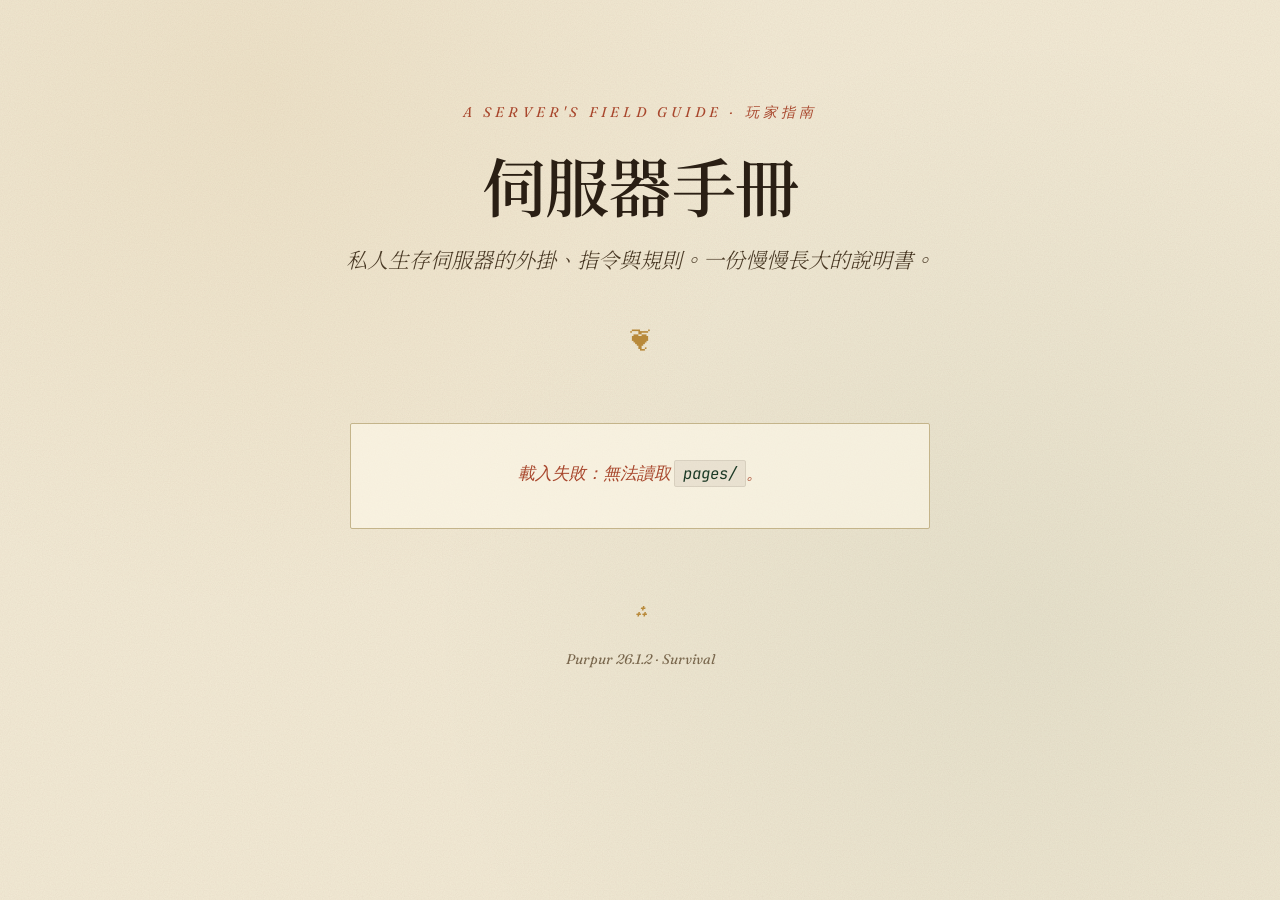
<file: index.html>
<!DOCTYPE html>
<html lang="zh-TW">
<head>
  <meta charset="UTF-8">
  <meta name="viewport" content="width=device-width, initial-scale=1.0">
  <title>伺服器手冊 · MC Docs</title>
  <meta name="description" content="私人生存伺服器的外掛、指令與規則。">
  <link rel="preconnect" href="https://fonts.googleapis.com">
  <link rel="preconnect" href="https://fonts.gstatic.com" crossorigin>
  <link href="https://fonts.googleapis.com/css2?family=Fraunces:ital,opsz,wght@0,9..144,300..900;1,9..144,300..900&family=Noto+Serif+TC:wght@300;400;500;600;700&family=Noto+Sans+TC:wght@300;400;500;600;700&family=JetBrains+Mono:wght@400;500;600&display=swap" rel="stylesheet">
  <link rel="stylesheet" href="./assets/style.css">
</head>
<body>

  <header class="hero container">
    <div class="hero-eyebrow">A Server's Field Guide · 玩家指南</div>
    <h1 class="hero-title">伺服器手冊</h1>
    <p class="hero-subtitle">私人生存伺服器的外掛、指令與規則。一份慢慢長大的說明書。</p>
    <div class="hero-divider">❦</div>
  </header>

  <main class="container">
    <nav class="toc" aria-label="文件清單">
      <ol id="topics-list"><li><span class="toc-empty">載入中⋯</span></li></ol>
    </nav>
  </main>

  <footer class="site-footer">
    <div class="ornament">⁂</div>
    <div>Purpur 26.1.2 · Survival</div>
  </footer>

  <script src="./assets/home.js"></script>
</body>
</html>
</file>
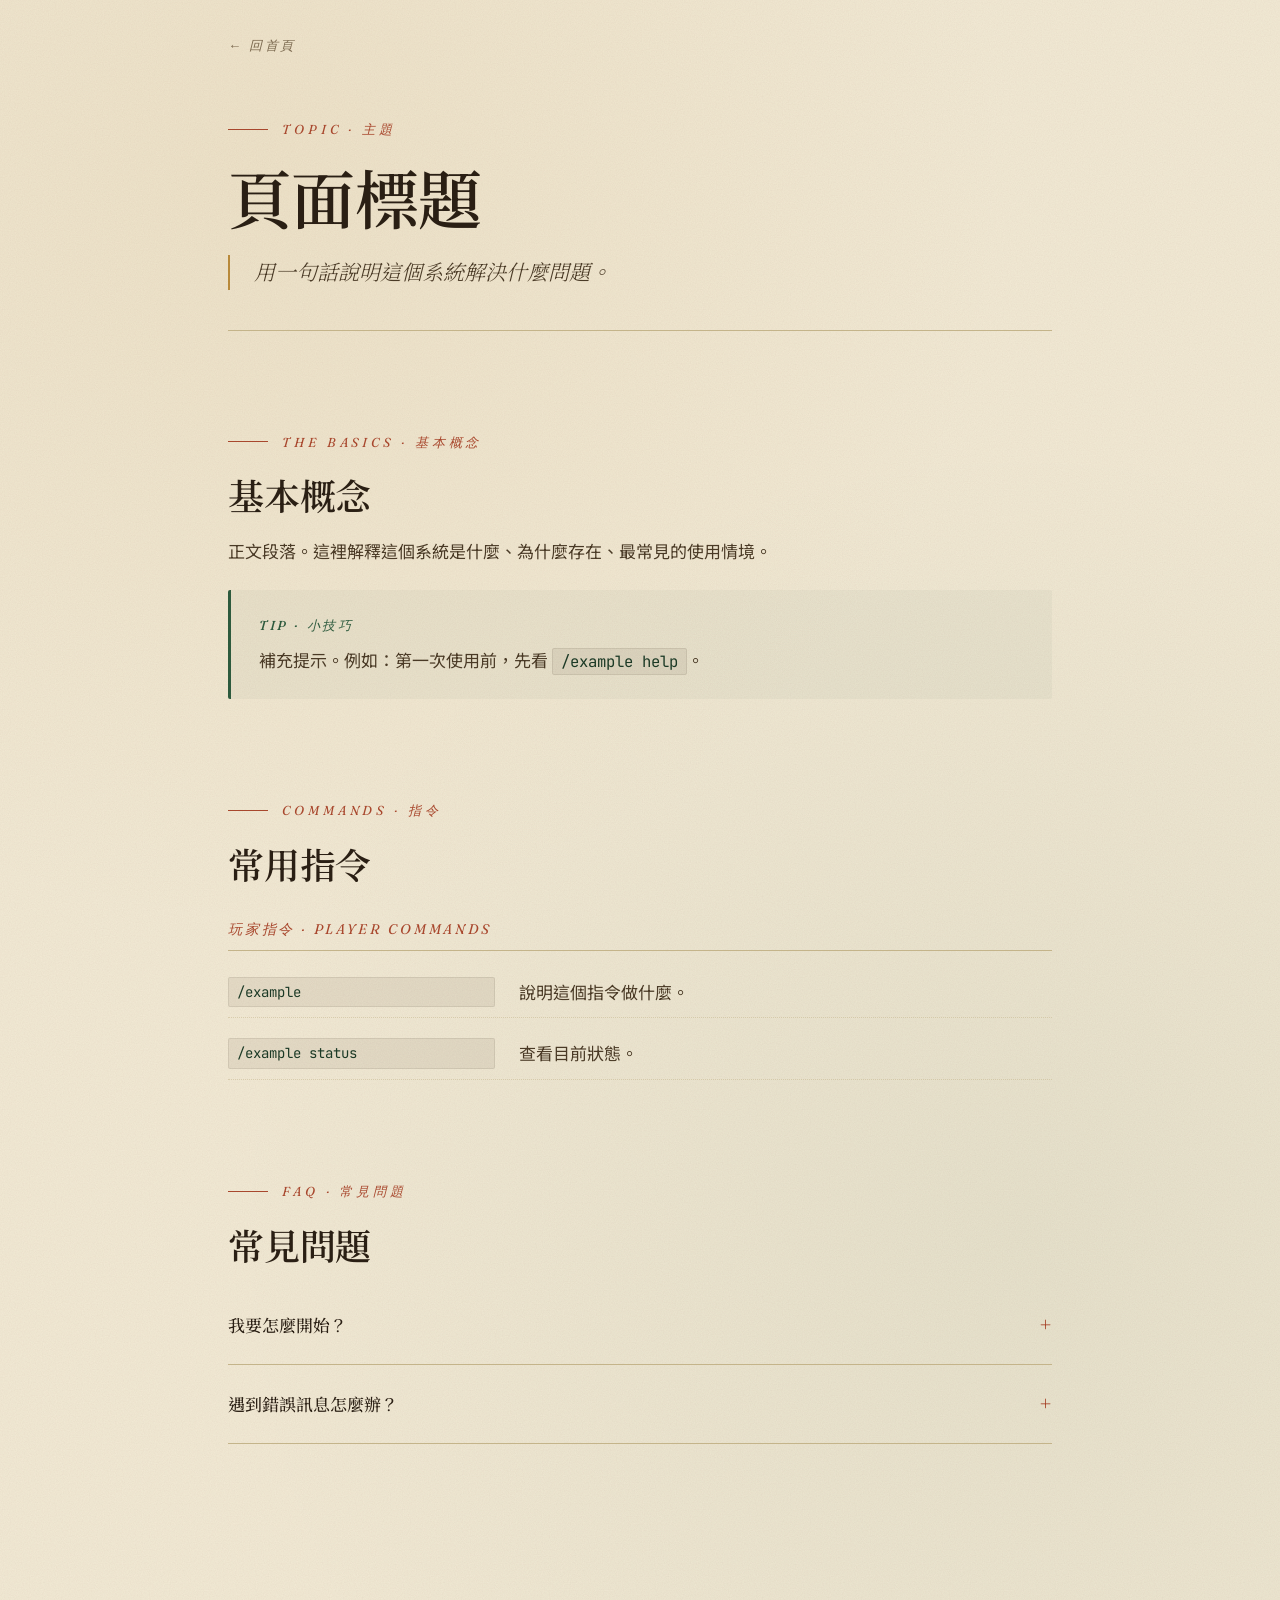
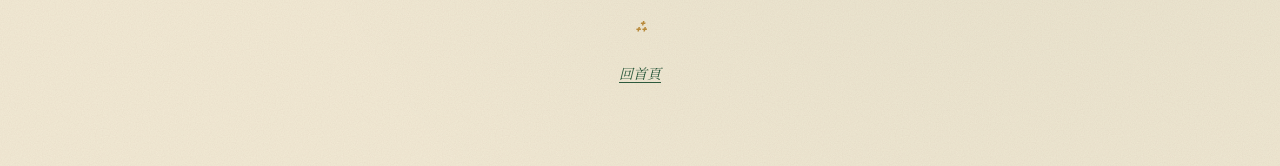
<file: _template.html>
<!--
  HOW TO ADD A NEW PAGE
  =====================
  1. Copy this file to pages/<slug>.html  (e.g. pages/claims.html)
  2. Edit <title>, eyebrow, h1, lead, and content.
     - <title> drives the homepage list. You can also add
       <meta name="docs-title" content="..."> to override.
     - <meta name="description"> appears as the subtitle on the home list.
  3. Commit, push. The homepage auto-discovers it — no other edits needed.

  Files starting with "_" (like this one) are ignored by the home list.
-->
<!DOCTYPE html>
<html lang="zh-TW">
<head>
  <meta charset="UTF-8">
  <meta name="viewport" content="width=device-width, initial-scale=1.0">
  <title>新頁面標題</title>
  <meta name="description" content="一句話說明這個系統。">
  <link rel="preconnect" href="https://fonts.googleapis.com">
  <link rel="preconnect" href="https://fonts.gstatic.com" crossorigin>
  <link href="https://fonts.googleapis.com/css2?family=Fraunces:ital,opsz,wght@0,9..144,300..900;1,9..144,300..900&family=Noto+Serif+TC:wght@300;400;500;600;700&family=Noto+Sans+TC:wght@300;400;500;600;700&family=JetBrains+Mono:wght@400;500;600&display=swap" rel="stylesheet">
  <link rel="stylesheet" href="../assets/style.css">
</head>
<body>

  <nav class="page-nav">
    <a href="../index.html">← 回首頁</a>
  </nav>

  <main class="container">
    <header class="page-header">
      <div class="section-marker">Topic · 主題</div>
      <h1>頁面標題</h1>
      <p class="lead">用一句話說明這個系統解決什麼問題。</p>
    </header>

    <section>
      <div class="section-marker">The Basics · 基本概念</div>
      <h2>基本概念</h2>
      <p>正文段落。這裡解釋這個系統是什麼、為什麼存在、最常見的使用情境。</p>

      <div class="callout callout-tip">
        <div class="callout-label">Tip · 小技巧</div>
        <p>補充提示。例如：第一次使用前，先看 <code>/example help</code>。</p>
      </div>
    </section>

    <section>
      <div class="section-marker">Commands · 指令</div>
      <h2>常用指令</h2>

      <div class="cmd-group-title">玩家指令 · Player Commands</div>
      <div class="cmd-list">
        <div class="cmd-item">
          <code>/example</code>
          <div>說明這個指令做什麼。</div>
        </div>
        <div class="cmd-item">
          <code>/example status</code>
          <div>查看目前狀態。</div>
        </div>
      </div>
    </section>

    <section>
      <div class="section-marker">FAQ · 常見問題</div>
      <h2>常見問題</h2>

      <details>
        <summary>我要怎麼開始？</summary>
        <p>回答放在這裡。</p>
      </details>
      <details>
        <summary>遇到錯誤訊息怎麼辦？</summary>
        <p>回答放在這裡。</p>
      </details>
    </section>
  </main>

  <footer class="site-footer">
    <div class="ornament">⁂</div>
    <div><a href="../index.html">回首頁</a></div>
  </footer>
</body>
</html>
</file>
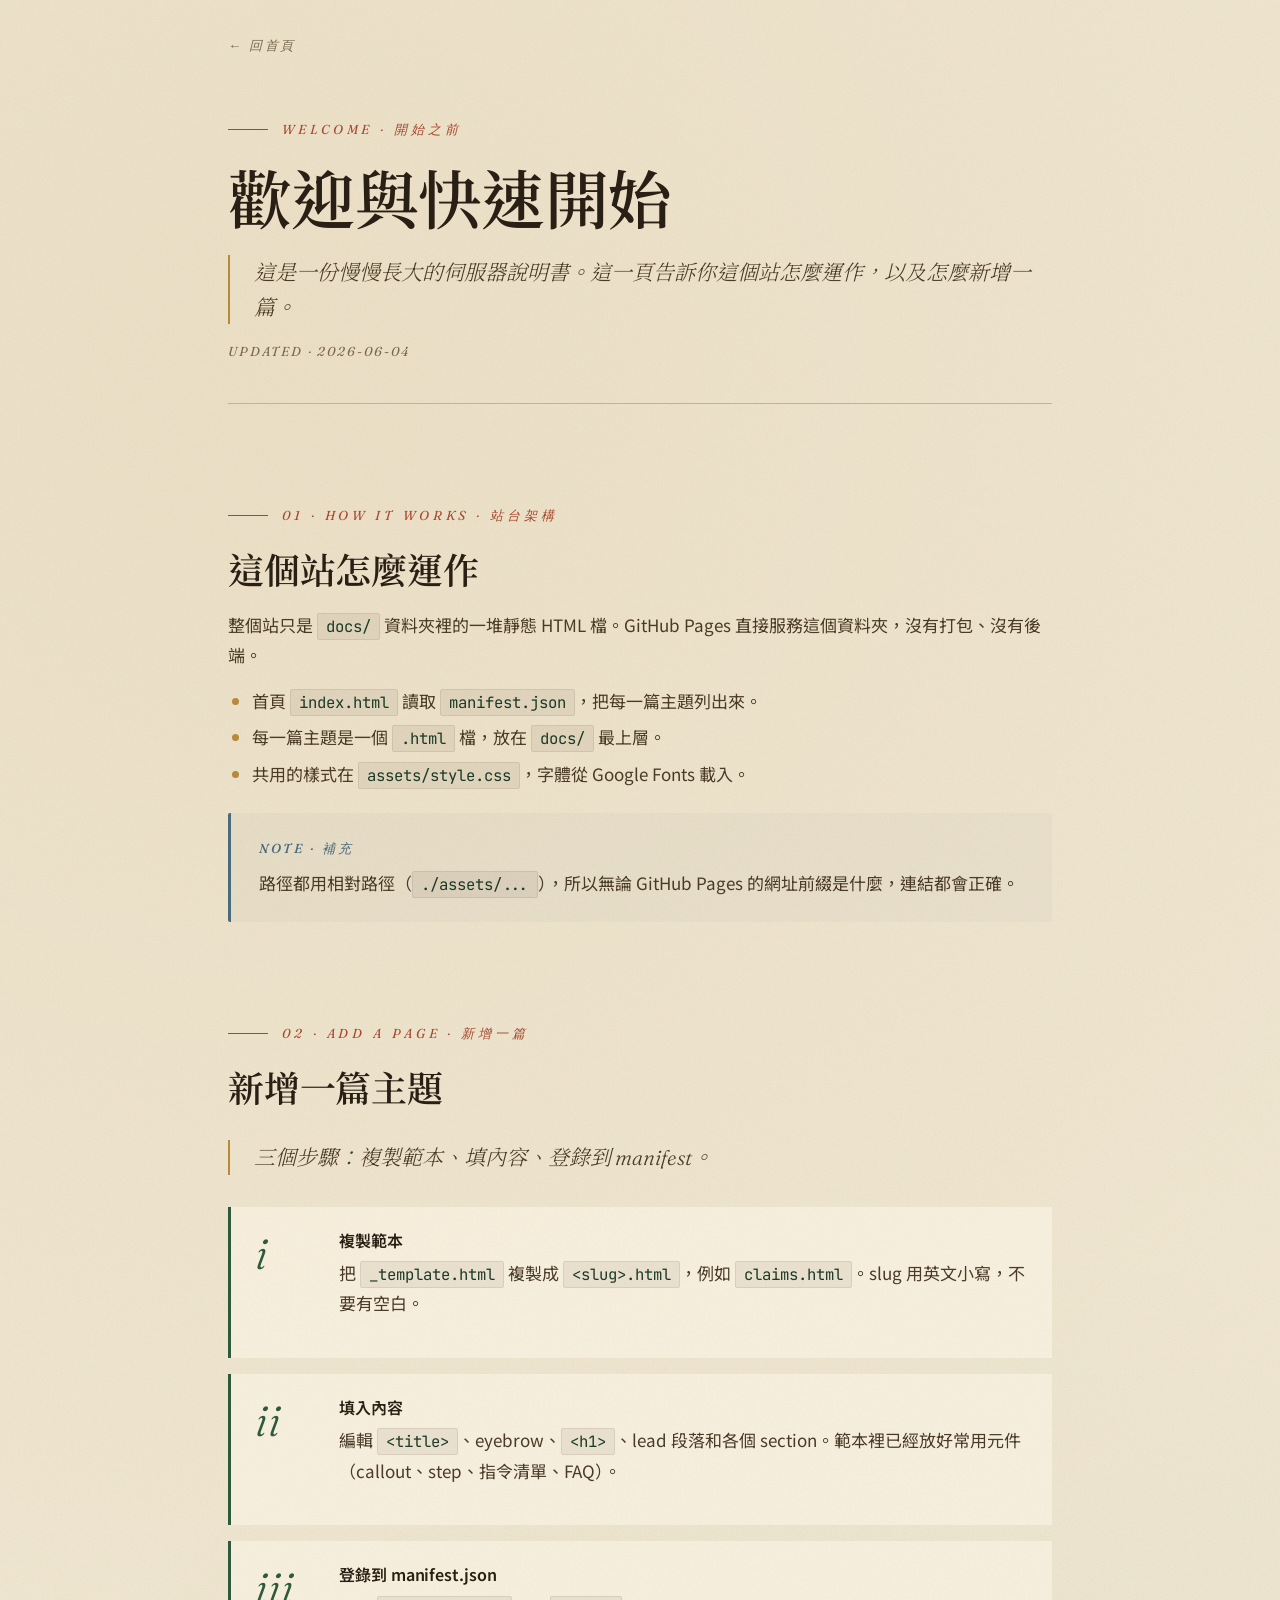
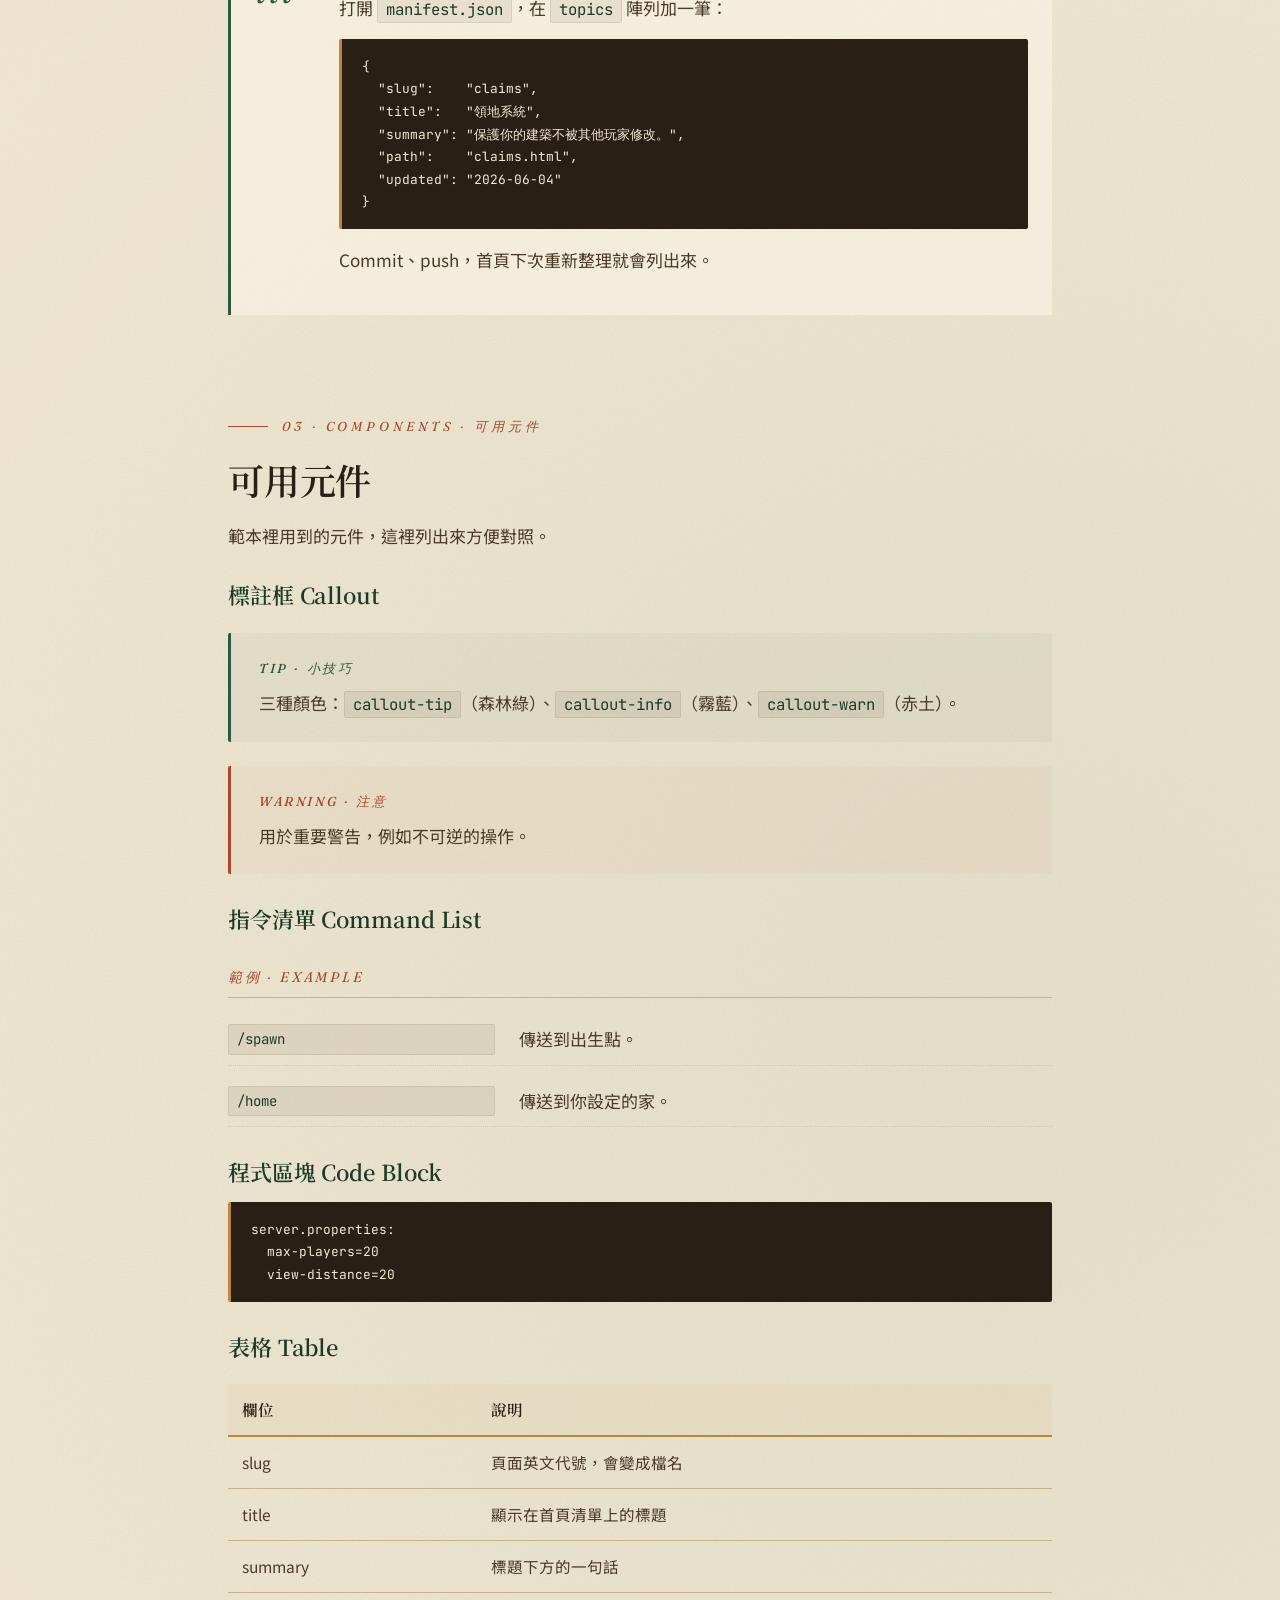
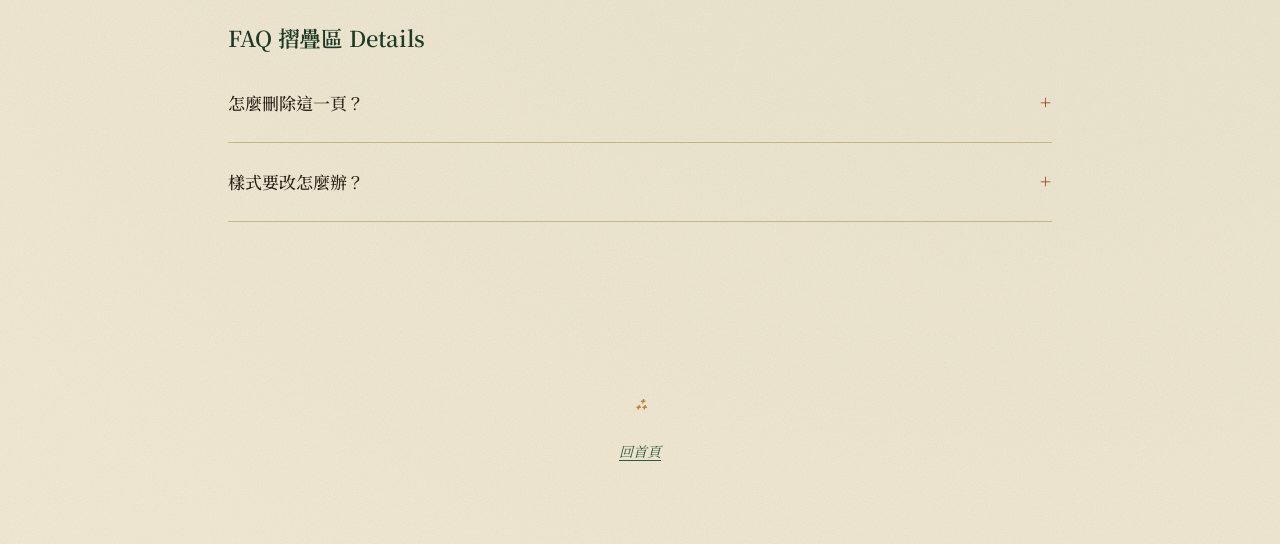
<file: welcome.html>
<!DOCTYPE html>
<html lang="zh-TW">
<head>
  <meta charset="UTF-8">
  <meta name="viewport" content="width=device-width, initial-scale=1.0">
  <title>歡迎與快速開始 · MC Docs</title>
  <link rel="preconnect" href="https://fonts.googleapis.com">
  <link rel="preconnect" href="https://fonts.gstatic.com" crossorigin>
  <link href="https://fonts.googleapis.com/css2?family=Fraunces:ital,opsz,wght@0,9..144,300..900;1,9..144,300..900&family=Noto+Serif+TC:wght@300;400;500;600;700&family=Noto+Sans+TC:wght@300;400;500;600;700&family=JetBrains+Mono:wght@400;500;600&display=swap" rel="stylesheet">
  <link rel="stylesheet" href="./assets/style.css">
</head>
<body>

  <nav class="page-nav">
    <a href="./index.html">← 回首頁</a>
  </nav>

  <main class="container">
    <header class="page-header">
      <div class="section-marker">Welcome · 開始之前</div>
      <h1>歡迎與快速開始</h1>
      <p class="lead">這是一份慢慢長大的伺服器說明書。這一頁告訴你這個站怎麼運作，以及怎麼新增一篇。</p>
      <div class="meta">Updated · 2026-06-04</div>
    </header>

    <section>
      <div class="section-marker">01 · How It Works · 站台架構</div>
      <h2>這個站怎麼運作</h2>
      <p>整個站只是 <code>docs/</code> 資料夾裡的一堆靜態 HTML 檔。GitHub Pages 直接服務這個資料夾，沒有打包、沒有後端。</p>

      <ul>
        <li>首頁 <code>index.html</code> 讀取 <code>manifest.json</code>，把每一篇主題列出來。</li>
        <li>每一篇主題是一個 <code>.html</code> 檔，放在 <code>docs/</code> 最上層。</li>
        <li>共用的樣式在 <code>assets/style.css</code>，字體從 Google Fonts 載入。</li>
      </ul>

      <div class="callout callout-info">
        <div class="callout-label">Note · 補充</div>
        <p>路徑都用相對路徑（<code>./assets/...</code>），所以無論 GitHub Pages 的網址前綴是什麼，連結都會正確。</p>
      </div>
    </section>

    <section>
      <div class="section-marker">02 · Add a Page · 新增一篇</div>
      <h2>新增一篇主題</h2>
      <p class="lead">三個步驟：複製範本、填內容、登錄到 manifest。</p>

      <div class="step">
        <div class="step-num">i</div>
        <div>
          <h4>複製範本</h4>
          <p>把 <code>_template.html</code> 複製成 <code>&lt;slug&gt;.html</code>，例如 <code>claims.html</code>。slug 用英文小寫，不要有空白。</p>
        </div>
      </div>

      <div class="step">
        <div class="step-num">ii</div>
        <div>
          <h4>填入內容</h4>
          <p>編輯 <code>&lt;title&gt;</code>、eyebrow、<code>&lt;h1&gt;</code>、lead 段落和各個 section。範本裡已經放好常用元件（callout、step、指令清單、FAQ）。</p>
        </div>
      </div>

      <div class="step">
        <div class="step-num">iii</div>
        <div>
          <h4>登錄到 manifest.json</h4>
          <p>打開 <code>manifest.json</code>，在 <code>topics</code> 陣列加一筆：</p>
<pre><code>{
  "slug":    "claims",
  "title":   "領地系統",
  "summary": "保護你的建築不被其他玩家修改。",
  "path":    "claims.html",
  "updated": "2026-06-04"
}</code></pre>
          <p>Commit、push，首頁下次重新整理就會列出來。</p>
        </div>
      </div>
    </section>

    <section>
      <div class="section-marker">03 · Components · 可用元件</div>
      <h2>可用元件</h2>
      <p>範本裡用到的元件，這裡列出來方便對照。</p>

      <h3>標註框 Callout</h3>
      <div class="callout callout-tip">
        <div class="callout-label">Tip · 小技巧</div>
        <p>三種顏色：<code>callout-tip</code>（森林綠）、<code>callout-info</code>（霧藍）、<code>callout-warn</code>（赤土）。</p>
      </div>
      <div class="callout callout-warn">
        <div class="callout-label">Warning · 注意</div>
        <p>用於重要警告，例如不可逆的操作。</p>
      </div>

      <h3>指令清單 Command List</h3>
      <div class="cmd-group-title">範例 · Example</div>
      <div class="cmd-list">
        <div class="cmd-item">
          <code>/spawn</code>
          <div>傳送到出生點。</div>
        </div>
        <div class="cmd-item">
          <code>/home</code>
          <div>傳送到你設定的家。</div>
        </div>
      </div>

      <h3>程式區塊 Code Block</h3>
      <pre><code>server.properties:
  max-players=20
  view-distance=20</code></pre>

      <h3>表格 Table</h3>
      <table class="compare-table">
        <thead>
          <tr><th>欄位</th><th>說明</th></tr>
        </thead>
        <tbody>
          <tr><td>slug</td><td>頁面英文代號，會變成檔名</td></tr>
          <tr><td>title</td><td>顯示在首頁清單上的標題</td></tr>
          <tr><td>summary</td><td>標題下方的一句話</td></tr>
        </tbody>
      </table>

      <h3>FAQ 摺疊區 Details</h3>
      <details>
        <summary>怎麼刪除這一頁？</summary>
        <p>刪掉 <code>welcome.html</code> 並把 <code>manifest.json</code> 裡這一筆移除即可。</p>
      </details>
      <details>
        <summary>樣式要改怎麼辦？</summary>
        <p>改 <code>docs/assets/style.css</code>。色票和元件規格寫在 <code>docs/style.md</code>。</p>
      </details>
    </section>
  </main>

  <footer class="site-footer">
    <div class="ornament">⁂</div>
    <div><a href="./index.html">回首頁</a></div>
  </footer>
</body>
</html>
</file>
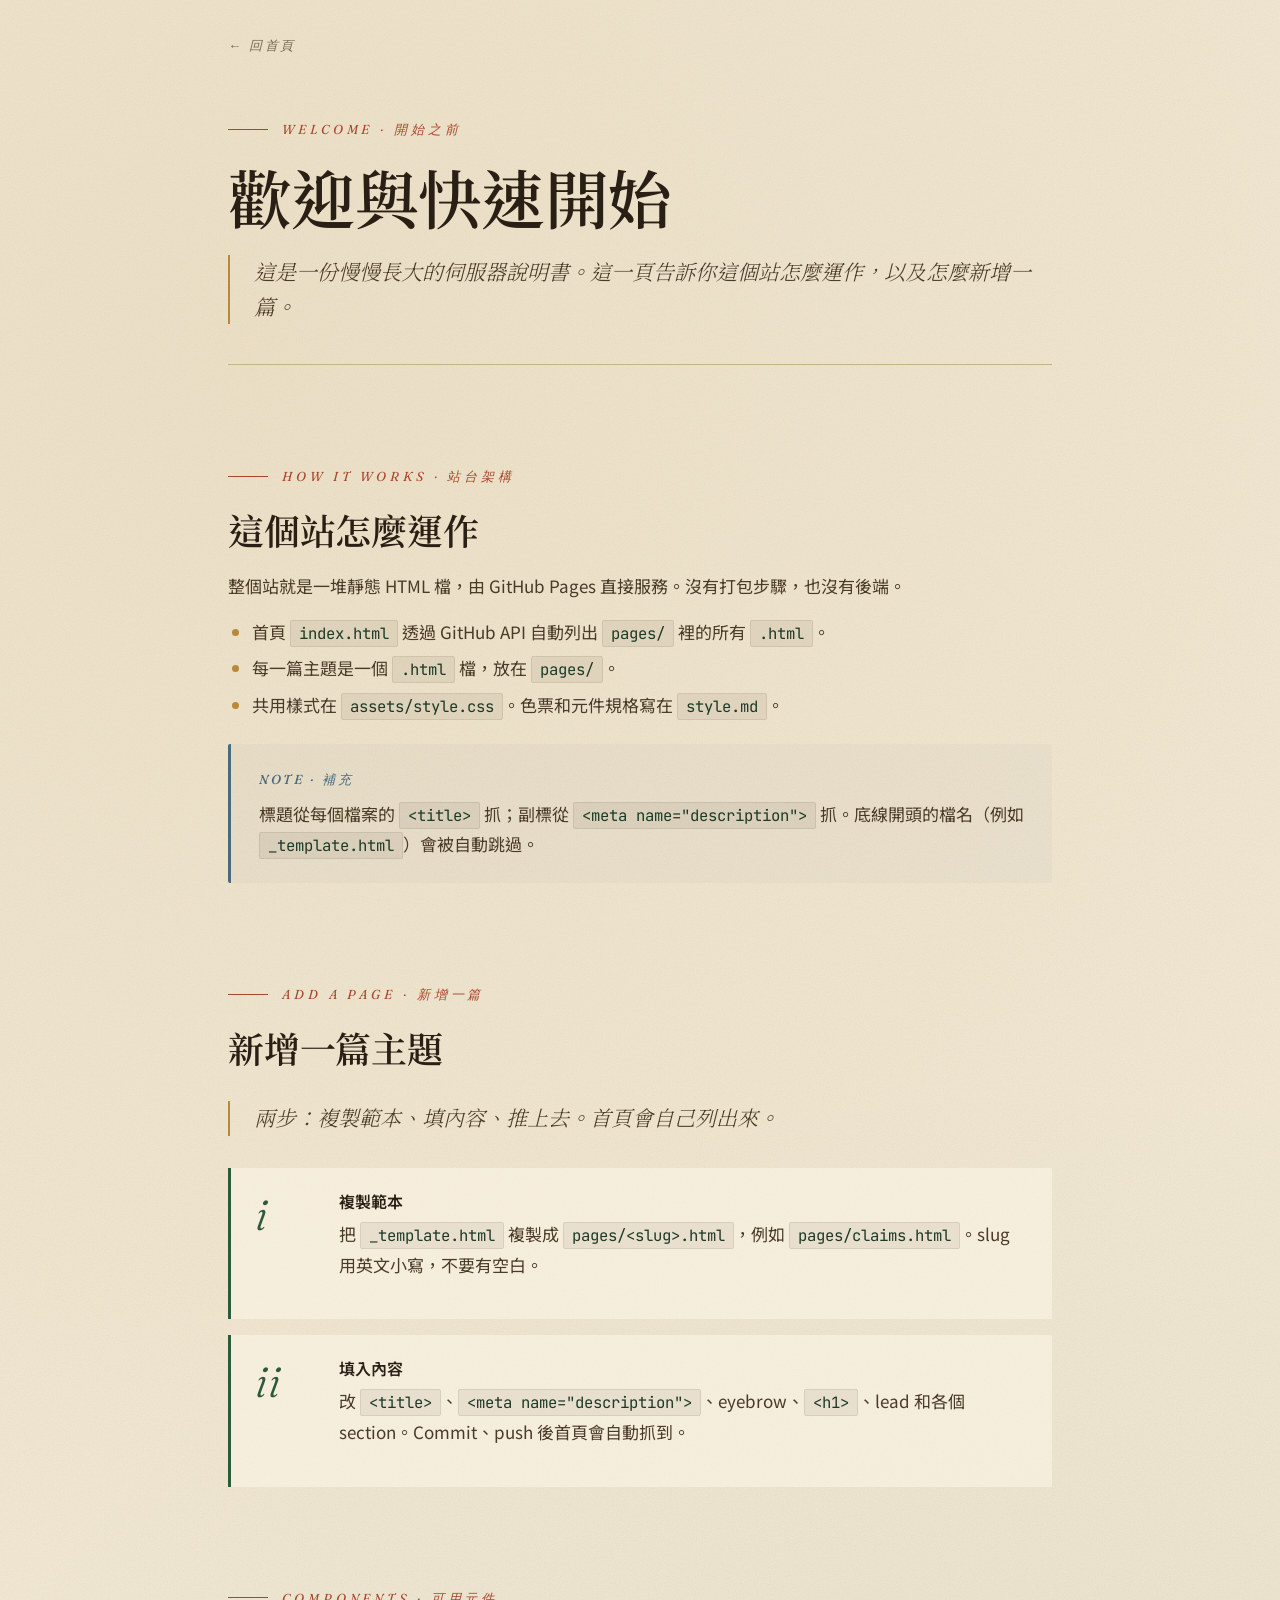
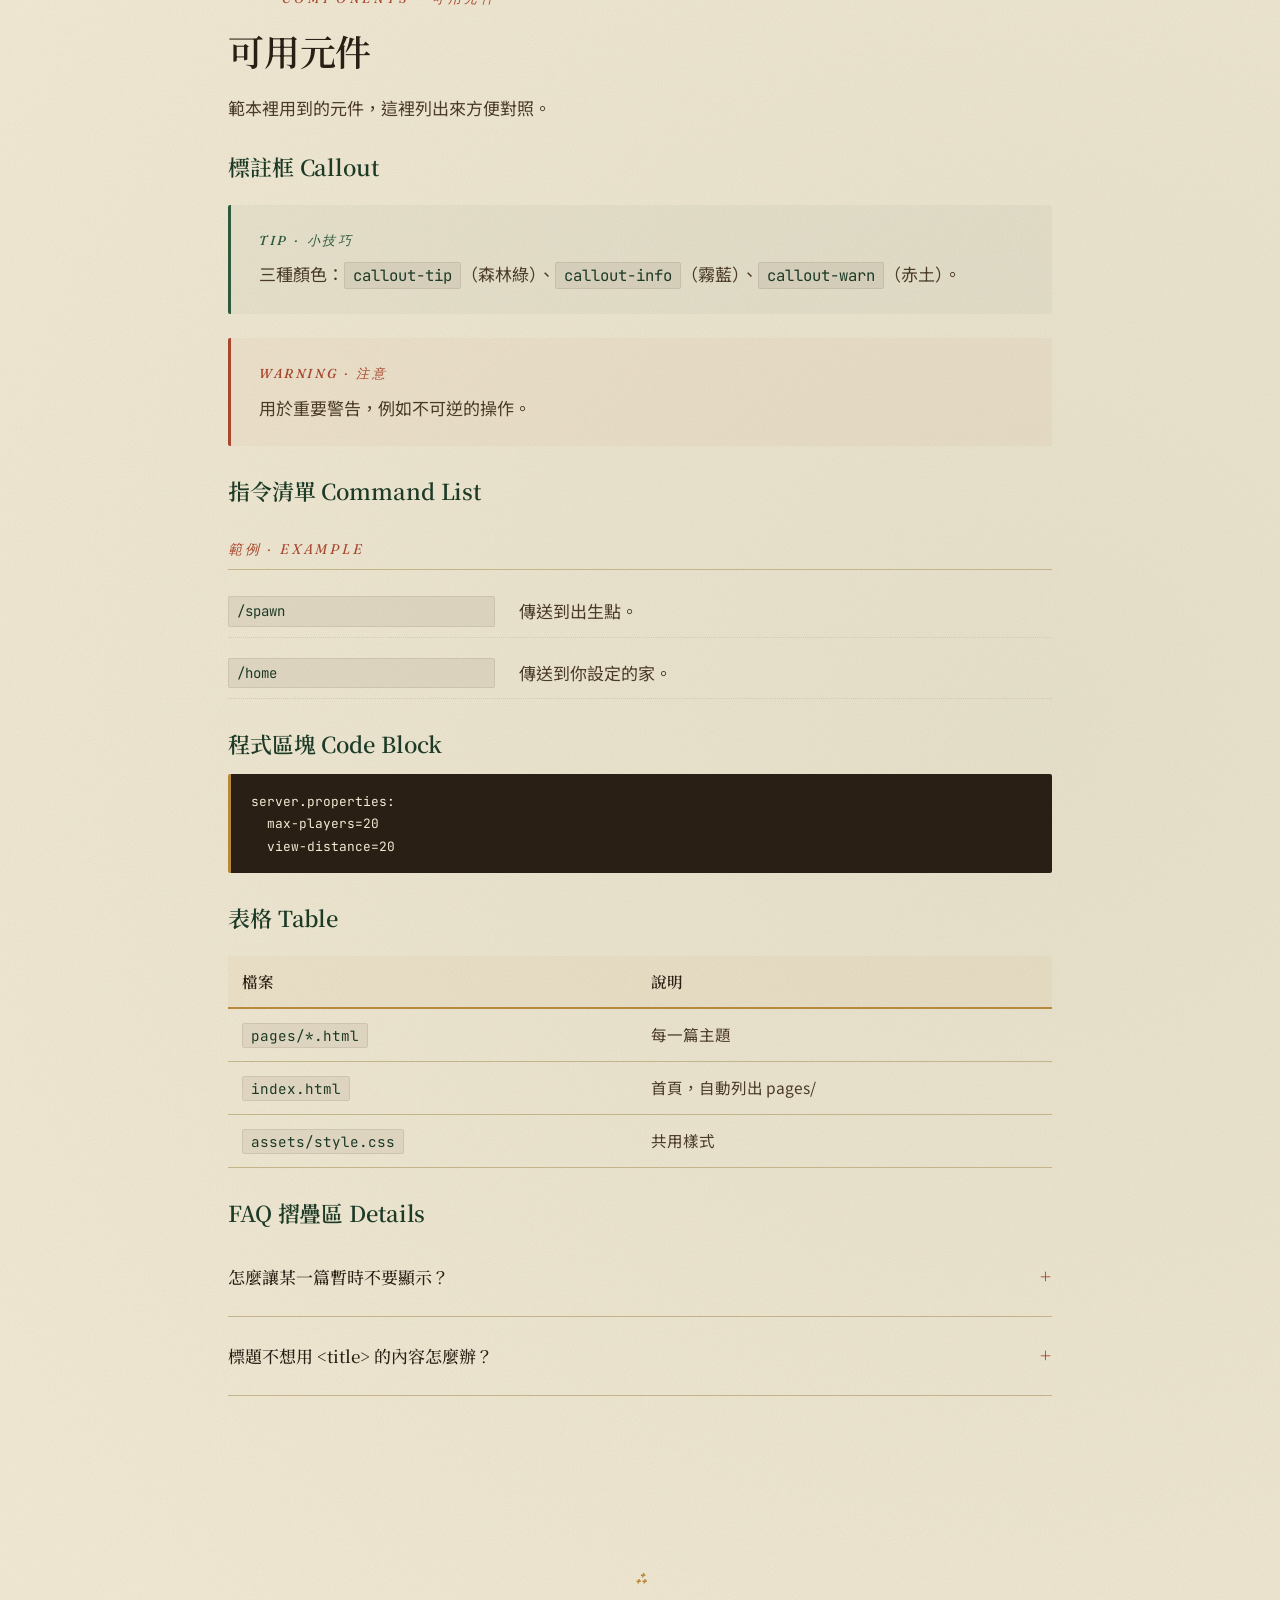
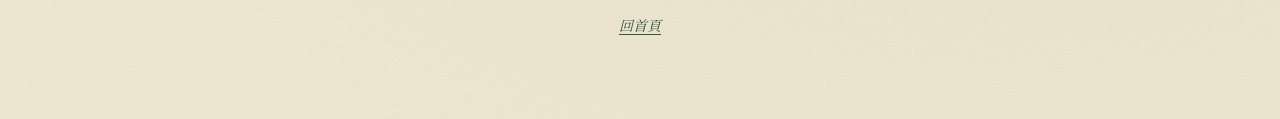
<file: pages/welcome.html>
<!DOCTYPE html>
<html lang="zh-TW">
<head>
  <meta charset="UTF-8">
  <meta name="viewport" content="width=device-width, initial-scale=1.0">
  <title>歡迎與快速開始</title>
  <meta name="description" content="這個說明站怎麼運作，以及怎麼新增一篇。">
  <link rel="preconnect" href="https://fonts.googleapis.com">
  <link rel="preconnect" href="https://fonts.gstatic.com" crossorigin>
  <link href="https://fonts.googleapis.com/css2?family=Fraunces:ital,opsz,wght@0,9..144,300..900;1,9..144,300..900&family=Noto+Serif+TC:wght@300;400;500;600;700&family=Noto+Sans+TC:wght@300;400;500;600;700&family=JetBrains+Mono:wght@400;500;600&display=swap" rel="stylesheet">
  <link rel="stylesheet" href="../assets/style.css">
</head>
<body>

  <nav class="page-nav">
    <a href="../index.html">← 回首頁</a>
  </nav>

  <main class="container">
    <header class="page-header">
      <div class="section-marker">Welcome · 開始之前</div>
      <h1>歡迎與快速開始</h1>
      <p class="lead">這是一份慢慢長大的伺服器說明書。這一頁告訴你這個站怎麼運作，以及怎麼新增一篇。</p>
    </header>

    <section>
      <div class="section-marker">How It Works · 站台架構</div>
      <h2>這個站怎麼運作</h2>
      <p>整個站就是一堆靜態 HTML 檔，由 GitHub Pages 直接服務。沒有打包步驟，也沒有後端。</p>

      <ul>
        <li>首頁 <code>index.html</code> 透過 GitHub API 自動列出 <code>pages/</code> 裡的所有 <code>.html</code>。</li>
        <li>每一篇主題是一個 <code>.html</code> 檔，放在 <code>pages/</code>。</li>
        <li>共用樣式在 <code>assets/style.css</code>。色票和元件規格寫在 <code>style.md</code>。</li>
      </ul>

      <div class="callout callout-info">
        <div class="callout-label">Note · 補充</div>
        <p>標題從每個檔案的 <code>&lt;title&gt;</code> 抓；副標從 <code>&lt;meta name="description"&gt;</code> 抓。底線開頭的檔名（例如 <code>_template.html</code>）會被自動跳過。</p>
      </div>
    </section>

    <section>
      <div class="section-marker">Add a Page · 新增一篇</div>
      <h2>新增一篇主題</h2>
      <p class="lead">兩步：複製範本、填內容、推上去。首頁會自己列出來。</p>

      <div class="step">
        <div class="step-num">i</div>
        <div>
          <h4>複製範本</h4>
          <p>把 <code>_template.html</code> 複製成 <code>pages/&lt;slug&gt;.html</code>，例如 <code>pages/claims.html</code>。slug 用英文小寫，不要有空白。</p>
        </div>
      </div>

      <div class="step">
        <div class="step-num">ii</div>
        <div>
          <h4>填入內容</h4>
          <p>改 <code>&lt;title&gt;</code>、<code>&lt;meta name="description"&gt;</code>、eyebrow、<code>&lt;h1&gt;</code>、lead 和各個 section。Commit、push 後首頁會自動抓到。</p>
        </div>
      </div>
    </section>

    <section>
      <div class="section-marker">Components · 可用元件</div>
      <h2>可用元件</h2>
      <p>範本裡用到的元件，這裡列出來方便對照。</p>

      <h3>標註框 Callout</h3>
      <div class="callout callout-tip">
        <div class="callout-label">Tip · 小技巧</div>
        <p>三種顏色：<code>callout-tip</code>（森林綠）、<code>callout-info</code>（霧藍）、<code>callout-warn</code>（赤土）。</p>
      </div>
      <div class="callout callout-warn">
        <div class="callout-label">Warning · 注意</div>
        <p>用於重要警告，例如不可逆的操作。</p>
      </div>

      <h3>指令清單 Command List</h3>
      <div class="cmd-group-title">範例 · Example</div>
      <div class="cmd-list">
        <div class="cmd-item">
          <code>/spawn</code>
          <div>傳送到出生點。</div>
        </div>
        <div class="cmd-item">
          <code>/home</code>
          <div>傳送到你設定的家。</div>
        </div>
      </div>

      <h3>程式區塊 Code Block</h3>
      <pre><code>server.properties:
  max-players=20
  view-distance=20</code></pre>

      <h3>表格 Table</h3>
      <table class="compare-table">
        <thead>
          <tr><th>檔案</th><th>說明</th></tr>
        </thead>
        <tbody>
          <tr><td><code>pages/*.html</code></td><td>每一篇主題</td></tr>
          <tr><td><code>index.html</code></td><td>首頁，自動列出 pages/</td></tr>
          <tr><td><code>assets/style.css</code></td><td>共用樣式</td></tr>
        </tbody>
      </table>

      <h3>FAQ 摺疊區 Details</h3>
      <details>
        <summary>怎麼讓某一篇暫時不要顯示？</summary>
        <p>把檔名前面加底線，例如 <code>_draft-claims.html</code>。底線開頭的檔案不會出現在首頁清單上。</p>
      </details>
      <details>
        <summary>標題不想用 &lt;title&gt; 的內容怎麼辦？</summary>
        <p>加一行 <code>&lt;meta name="docs-title" content="領地系統"&gt;</code>，這會優先被首頁採用。</p>
      </details>
    </section>
  </main>

  <footer class="site-footer">
    <div class="ornament">⁂</div>
    <div><a href="../index.html">回首頁</a></div>
  </footer>
</body>
</html>
</file>
<file: assets/style.css>
/* Parchment Explorer — implementation of docs/style.md */

:root {
  --paper:        #f3ead5;
  --paper-warm:   #ebe0c6;
  --paper-dark:   #d9cba3;
  --ink:          #2a1f14;
  --ink-soft:     #4a3a26;
  --ink-mute:     #7a684e;
  --forest:       #2d5a3d;
  --forest-deep:  #1c3a26;
  --terra:        #a8472d;
  --terra-soft:   #c46a4a;
  --gold:         #b8893a;
  --sky:          #4a6b7d;
  --rule:         #c4b48a;
  --shadow:       rgba(60, 40, 20, 0.12);
}

*, *::before, *::after { box-sizing: border-box; }
html { scroll-behavior: smooth; -webkit-text-size-adjust: 100%; }
body {
  margin: 0;
  font-family: "Noto Sans TC", "Fraunces", serif;
  font-size: 17px;
  line-height: 1.75;
  color: var(--ink-soft);
  background: var(--paper);
  background-image:
    radial-gradient(circle at 20% 10%, rgba(184, 137, 58, 0.08) 0%, transparent 40%),
    radial-gradient(circle at 80% 70%, rgba(45, 90, 61, 0.06) 0%, transparent 50%),
    url("data:image/svg+xml;utf8,<svg xmlns='http://www.w3.org/2000/svg' width='400' height='400'><filter id='n'><feTurbulence type='fractalNoise' baseFrequency='0.85' numOctaves='2' stitchTiles='stitch'/><feColorMatrix values='0 0 0 0 0.15 0 0 0 0 0.12 0 0 0 0 0.08 0 0 0 0.08 0'/></filter><rect width='400' height='400' filter='url(%23n)'/></svg>");
  min-height: 100vh;
}

/* ── layout ─────────────────────────────────────────────── */
.container { max-width: 880px; margin: 0 auto; padding: 0 28px; }
section { margin: 100px 0; }

/* ── typography ─────────────────────────────────────────── */
h1, h2, h3, h4 {
  font-family: "Noto Serif TC", "Fraunces", serif;
  color: var(--ink);
  line-height: 1.2;
  letter-spacing: -0.005em;
  margin: 0;
}
h1 { font-size: clamp(40px, 6vw, 64px); font-weight: 600; line-height: 1.1; letter-spacing: -0.01em; }
h2 { font-size: 36px; font-weight: 600; margin-bottom: 20px; }
h3 { font-size: 22px; font-weight: 600; color: var(--forest-deep); margin: 32px 0 12px; }
h4 { font-size: 16px; font-weight: 600; font-family: "Noto Sans TC", sans-serif; margin: 24px 0 8px; }

p { margin: 0 0 16px; }
strong { color: var(--ink); font-weight: 600; }
em {
  color: var(--terra);
  font-style: italic;
  font-family: "Fraunces", "Noto Serif TC", serif;
}

a {
  color: var(--forest);
  text-decoration: underline;
  text-decoration-thickness: 1px;
  text-underline-offset: 3px;
  transition: color 0.2s;
}
a:hover { color: var(--terra); }

/* ── hero ───────────────────────────────────────────────── */
.hero { text-align: center; padding: 100px 0 60px; }
.hero > * { animation: fade-up 0.8s ease-out backwards; }
.hero-eyebrow {
  font-family: "Fraunces", serif;
  font-style: italic;
  font-size: 14px;
  letter-spacing: 0.3em;
  text-transform: uppercase;
  color: var(--terra);
  margin-bottom: 24px;
  animation-delay: 0.10s;
}
.hero-title { animation-delay: 0.25s; margin-bottom: 24px; }
.hero-subtitle {
  font-family: "Fraunces", "Noto Serif TC", serif;
  font-weight: 300;
  font-style: italic;
  font-size: 21px;
  line-height: 1.65;
  color: var(--ink-soft);
  max-width: 640px;
  margin: 0 auto 40px;
  animation-delay: 0.40s;
}
.hero-divider {
  font-family: "Fraunces", serif;
  font-size: 26px;
  color: var(--gold);
  animation-delay: 0.55s;
}

/* ── section marker ─────────────────────────────────────── */
.section-marker {
  font-family: "Fraunces", serif;
  font-style: italic;
  font-size: 13px;
  letter-spacing: 0.3em;
  text-transform: uppercase;
  color: var(--terra);
  display: flex;
  align-items: center;
  gap: 14px;
  margin-bottom: 20px;
}
.section-marker::before {
  content: "";
  width: 40px;
  height: 1px;
  background: var(--terra);
}

/* ── lead paragraph ─────────────────────────────────────── */
.lead {
  font-family: "Fraunces", "Noto Serif TC", serif;
  font-weight: 300;
  font-style: italic;
  font-size: 21px;
  line-height: 1.65;
  color: var(--ink-soft);
  padding-left: 24px;
  border-left: 2px solid var(--gold);
  margin: 32px 0;
}

/* ── callouts ───────────────────────────────────────────── */
.callout {
  padding: 24px 28px;
  background: rgba(255, 250, 235, 0.5);
  border-radius: 2px;
  margin: 24px 0;
}
.callout-warn { border-left: 3px solid var(--terra);  background: rgba(168, 71, 45, 0.04); }
.callout-info { border-left: 3px solid var(--sky);    background: rgba(74, 107, 125, 0.04); }
.callout-tip  { border-left: 3px solid var(--forest); background: rgba(45, 90, 61, 0.04); }
.callout-label {
  font-family: "Fraunces", serif;
  font-style: italic;
  font-size: 13px;
  letter-spacing: 0.2em;
  text-transform: uppercase;
  font-weight: 500;
  margin-bottom: 8px;
  color: var(--terra);
}
.callout-info .callout-label { color: var(--sky); }
.callout-tip  .callout-label { color: var(--forest); }
.callout p:last-child { margin-bottom: 0; }

/* ── steps ──────────────────────────────────────────────── */
.step {
  display: grid;
  grid-template-columns: 60px 1fr;
  gap: 24px;
  padding: 24px;
  background: rgba(255, 250, 235, 0.5);
  border-left: 3px solid var(--forest);
  margin: 16px 0;
}
.step-num {
  font-family: "Fraunces", serif;
  font-style: italic;
  font-size: 44px;
  font-weight: 300;
  color: var(--forest);
  line-height: 1;
}
.step h4 { margin-top: 0; }

/* ── command / reference list ───────────────────────────── */
.cmd-group-title {
  font-family: "Fraunces", serif;
  font-style: italic;
  font-size: 14px;
  letter-spacing: 0.2em;
  text-transform: uppercase;
  color: var(--terra);
  padding-bottom: 8px;
  border-bottom: 1px solid var(--rule);
  margin: 32px 0 16px;
}
.cmd-list { display: grid; gap: 10px; }
.cmd-item {
  display: grid;
  grid-template-columns: minmax(180px, 1fr) 2fr;
  gap: 24px;
  padding: 10px 0;
  border-bottom: 1px dotted rgba(196, 180, 138, 0.5);
}
.cmd-item > :first-child { font-family: "JetBrains Mono", monospace; font-size: 14px; color: var(--forest-deep); }

/* ── TOC (used on home for topic list) ──────────────────── */
nav.toc {
  padding: 8px 32px;
  background: rgba(255, 250, 235, 0.6);
  border: 1px solid var(--rule);
  border-radius: 2px;
  max-width: 580px;
  margin: 0 auto;
}
nav.toc ol { list-style: none; margin: 0; padding: 0; }
nav.toc li {
  padding: 18px 0;
  border-bottom: 1px dotted rgba(196, 180, 138, 0.5);
}
nav.toc li:last-child { border-bottom: none; }
nav.toc a {
  text-decoration: none;
  color: var(--ink);
  font-weight: 500;
  font-family: "Noto Serif TC", serif;
  font-size: 19px;
  display: block;
}
nav.toc a:hover { color: var(--forest); }
nav.toc .toc-summary {
  display: block;
  font-size: 14.5px;
  color: var(--ink-mute);
  margin-top: 4px;
  font-style: italic;
  font-family: "Fraunces", "Noto Serif TC", serif;
  font-weight: 300;
}
nav.toc .toc-empty {
  display: block;
  color: var(--ink-mute);
  font-style: italic;
  font-family: "Fraunces", serif;
  text-align: center;
  padding: 8px 0;
}

/* ── tables ─────────────────────────────────────────────── */
.compare-table {
  width: 100%;
  border-collapse: collapse;
  font-size: 15.5px;
  margin: 24px 0;
}
.compare-table th, .compare-table td {
  padding: 12px 14px;
  text-align: left;
}
.compare-table th {
  font-family: "Noto Serif TC", serif;
  font-weight: 600;
  background: rgba(184, 137, 58, 0.06);
  border-bottom: 2px solid var(--gold);
  color: var(--ink);
}
.compare-table td { border-bottom: 1px solid var(--rule); }
.compare-table tr:hover td { background: rgba(255, 250, 235, 0.5); }

/* ── details / collapsible ──────────────────────────────── */
details {
  border-bottom: 1px solid var(--rule);
  padding: 18px 0;
}
details summary {
  list-style: none;
  cursor: pointer;
  display: flex;
  justify-content: space-between;
  align-items: center;
  font-family: "Noto Serif TC", serif;
  font-weight: 500;
  color: var(--ink);
}
details summary::-webkit-details-marker { display: none; }
details summary::after {
  content: "+";
  font-family: "Fraunces", serif;
  font-size: 24px;
  color: var(--terra);
  font-weight: 300;
  transition: transform 0.2s;
}
details[open] summary::after { content: "−"; }
details > *:not(summary) { margin-top: 12px; }

/* ── code ───────────────────────────────────────────────── */
code {
  font-family: "JetBrains Mono", "Consolas", monospace;
  font-size: 0.92em;
  background: rgba(74, 58, 38, 0.08);
  color: var(--forest-deep);
  padding: 2px 8px;
  border-radius: 2px;
  border: 1px solid rgba(74, 58, 38, 0.1);
}
pre, .cmd-block {
  background: var(--ink);
  color: var(--paper);
  padding: 16px 20px;
  border-left: 3px solid var(--gold);
  border-radius: 2px;
  font-family: "JetBrains Mono", "Consolas", monospace;
  font-size: 14px;
  line-height: 1.6;
  overflow-x: auto;
  margin: 16px 0;
}
pre code {
  background: transparent;
  border: none;
  color: inherit;
  padding: 0;
}

/* ── lists ──────────────────────────────────────────────── */
ul, ol { padding-left: 24px; margin: 16px 0; }
ul li, ol li { margin-bottom: 6px; }
ul li::marker { color: var(--gold); }
ol li::marker { color: var(--terra); font-family: "Fraunces", serif; font-style: italic; }

/* ── page chrome (back-nav + header) ────────────────────── */
.page-nav {
  max-width: 880px;
  margin: 0 auto;
  padding: 28px 28px 0;
}
.page-nav a {
  font-family: "Fraunces", serif;
  font-style: italic;
  font-size: 13px;
  letter-spacing: 0.2em;
  text-transform: uppercase;
  color: var(--ink-mute);
  text-decoration: none;
}
.page-nav a:hover { color: var(--terra); }

.page-header {
  padding: 60px 0 40px;
  border-bottom: 1px solid var(--rule);
  margin-bottom: 40px;
}
.page-header h1 { margin: 16px 0; }
.page-header .lead { margin: 24px 0 0; }

.meta {
  font-family: "Fraunces", serif;
  font-style: italic;
  font-size: 13px;
  letter-spacing: 0.15em;
  color: var(--ink-mute);
  text-transform: uppercase;
  margin-top: 16px;
}

/* ── footer ─────────────────────────────────────────────── */
footer.site-footer {
  text-align: center;
  padding: 60px 0 80px;
  color: var(--ink-mute);
  font-family: "Fraunces", "Noto Serif TC", serif;
  font-style: italic;
  font-size: 14px;
}
.ornament {
  font-family: "Fraunces", serif;
  font-size: 24px;
  color: var(--gold);
  margin-bottom: 16px;
}

/* ── animation ──────────────────────────────────────────── */
@keyframes fade-up {
  from { opacity: 0; transform: translateY(12px); }
  to   { opacity: 1; transform: translateY(0); }
}

/* ── responsive ─────────────────────────────────────────── */
@media (max-width: 640px) {
  body { font-size: 16px; }
  .hero { padding: 60px 0 40px; }
  section { margin: 70px 0; }
  h2 { font-size: 28px; }
  h3 { font-size: 19px; }
  .lead { font-size: 18px; padding-left: 16px; }
  .cmd-item, .step { grid-template-columns: 1fr; gap: 4px; }
  nav.toc { padding: 24px 20px; }
}
</file>
